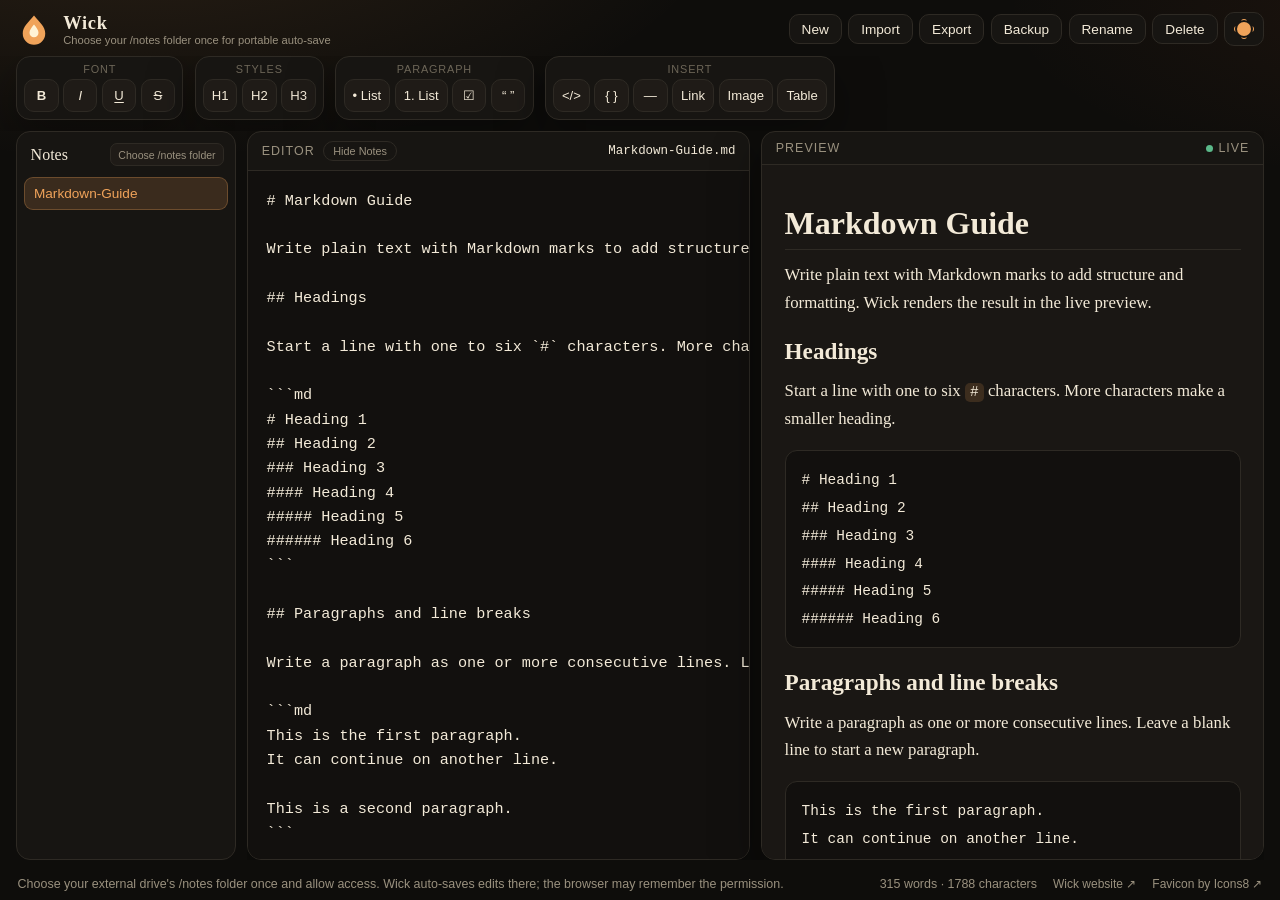
<file: app/index.html>
<!DOCTYPE html>
<html lang="en" data-theme="dark">
  <head>
    <meta charset="UTF-8" />
    <meta name="viewport" content="width=device-width, initial-scale=1" />
    <title>Wick</title>
    <meta
      name="description"
      content="Wick is a portable Markdown editor that auto-saves notes to a folder you choose."
    />
    <link rel="icon" type="image/x-icon" href="../favicon.ico" />
    <link rel="stylesheet" href="css/app.css" />
  </head>
  <body>
    <div class="splash" id="splash" aria-hidden="true">
      <svg class="splash-flame" viewBox="0 0 64 64" aria-hidden="true">
        <path class="flame-outer" d="M32 6c9 11 18 18 18 30a18 18 0 1 1-36 0C14 24 23 17 32 6z" />
        <path class="flame-inner" d="M32 22c4.5 5.5 8 9 8 14a8 8 0 1 1-16 0c0-5 3.5-8.5 8-14z" />
      </svg>
      <p class="splash-name">Wick</p>
      <p class="splash-tag">Markdown that travels with you</p>
    </div>

    <div class="app" id="app">
      <header class="topbar">
        <div class="brand">
          <svg class="logo" viewBox="0 0 32 32" aria-hidden="true">
            <path class="flame-outer" d="M16 4c5 6 10 10 10 16a10 10 0 1 1-20 0C6 14 11 10 16 4z" />
            <path class="flame-inner" d="M16 12c2.4 3 4 5 4 7.4A4 4 0 1 1 12 19.4C12 17 13.6 15 16 12z" />
          </svg>
          <div class="brand-copy">
            <strong>Wick</strong>
            <span id="drive-path" class="drive-path">Choose your /notes folder once to enable portable auto-save</span>
          </div>
        </div>

        <div class="top-actions">
          <button type="button" class="ghost" id="new-btn" title="New note">New</button>
          <button type="button" class="ghost" id="import-btn" title="Import Markdown notes or a Wick backup">Import</button>
          <button type="button" class="ghost" id="export-btn" title="Download the current note">Export</button>
          <button type="button" class="ghost" id="backup-btn" title="Download all notes as a backup">Backup</button>
          <button type="button" class="ghost" id="rename-btn" title="Rename note">Rename</button>
          <button type="button" class="ghost danger" id="delete-btn" title="Delete note">Delete</button>
          <input id="import-input" type="file" accept=".md,.markdown,.txt,.json,application/json,text/markdown,text/plain" multiple hidden />
          <button
            type="button"
            class="theme-btn"
            id="theme-btn"
            title="Switch theme"
            aria-label="Switch between dark and light mode"
          >
            <span class="sun" aria-hidden="true"></span>
            <span class="moon" aria-hidden="true"></span>
          </button>
        </div>
      </header>

      <aside class="browser-alert" id="browser-alert" role="alert" hidden>
        <p><strong>This browser isn't Chromium-based or doesn't support folder access.</strong> Wick can't auto-save directly to <code>/notes</code> here. Use Import/Export, or open Wick in a supported Chromium-based browser.</p>
        <button type="button" id="dismiss-browser-alert" aria-label="Dismiss browser compatibility notice" title="Dismiss">×</button>
      </aside>

      <div class="ribbon" role="toolbar" aria-label="Markdown formatting">
        <div class="ribbon-group">
          <span class="ribbon-label">Font</span>
          <div class="ribbon-btns">
            <button type="button" class="fmt" data-cmd="bold" title="Bold (Ctrl/Cmd+B)" aria-label="Bold"><strong>B</strong></button>
            <button type="button" class="fmt" data-cmd="italic" title="Italic (Ctrl/Cmd+I)" aria-label="Italic"><em>I</em></button>
            <button type="button" class="fmt" data-cmd="underline" title="Underline (Ctrl/Cmd+U)" aria-label="Underline"><span class="u">U</span></button>
            <button type="button" class="fmt" data-cmd="strike" title="Strikethrough" aria-label="Strikethrough"><s>S</s></button>
          </div>
        </div>
        <div class="ribbon-group">
          <span class="ribbon-label">Styles</span>
          <div class="ribbon-btns">
            <button type="button" class="fmt" data-cmd="h1" title="Heading 1" aria-label="Heading 1">H1</button>
            <button type="button" class="fmt" data-cmd="h2" title="Heading 2" aria-label="Heading 2">H2</button>
            <button type="button" class="fmt" data-cmd="h3" title="Sub-heading" aria-label="Sub-heading">H3</button>
          </div>
        </div>
        <div class="ribbon-group">
          <span class="ribbon-label">Paragraph</span>
          <div class="ribbon-btns">
            <button type="button" class="fmt" data-cmd="ul" title="Bulleted list" aria-label="Bulleted list">• List</button>
            <button type="button" class="fmt" data-cmd="ol" title="Numbered list" aria-label="Numbered list">1. List</button>
            <button type="button" class="fmt" data-cmd="task" title="Checklist" aria-label="Checklist">☑</button>
            <button type="button" class="fmt" data-cmd="quote" title="Quote" aria-label="Quote">“ ”</button>
          </div>
        </div>
        <div class="ribbon-group">
          <span class="ribbon-label">Insert</span>
          <div class="ribbon-btns">
            <button type="button" class="fmt" data-cmd="code" title="Inline code" aria-label="Inline code">&lt;/&gt;</button>
            <button type="button" class="fmt" data-cmd="codeblock" title="Code block" aria-label="Code block">{ }</button>
            <button type="button" class="fmt" data-cmd="hr" title="Line separator" aria-label="Line separator">―</button>
            <button type="button" class="fmt" data-cmd="link" title="Link (Ctrl/Cmd+K)" aria-label="Link">Link</button>
            <button type="button" class="fmt" data-cmd="image" title="Image" aria-label="Image">Image</button>
            <button type="button" class="fmt" data-cmd="table" title="Table" aria-label="Table">Table</button>
          </div>
        </div>
      </div>

      <div class="shell">
        <aside class="files" id="notes-panel" aria-label="Notes">
          <div class="files-head">
            <span>Notes</span>
            <button type="button" class="folder-btn" id="connect-folder-btn" title="Choose the /notes folder on your external drive. Wick will auto-save there after permission is granted.">Choose /notes folder</button>
          </div>
          <ul class="file-list" id="file-list"></ul>
        </aside>

        <div class="workspace" id="workspace">
          <section class="pane editor-pane" aria-label="Markdown editor">
            <div class="pane-head">
              <div class="editor-heading">
                <span>Editor</span>
                <button type="button" class="pane-toggle" id="notes-toggle" aria-controls="notes-panel" aria-expanded="true">Hide Notes</button>
              </div>
              <span class="filename" id="filename">untitled.md</span>
            </div>
            <div class="editor-scroll">
              <textarea
                id="editor"
                spellcheck="true"
                autocapitalize="off"
                autocomplete="off"
                autocorrect="off"
                wrap="off"
                aria-label="Markdown source"
              ></textarea>
            </div>
          </section>

          <section class="pane preview-pane" aria-label="Live preview">
            <div class="pane-head">
              <span>Preview</span>
              <span class="live-dot" title="Updates as you type">live</span>
            </div>
            <div class="preview-scroll">
              <article class="preview" id="preview"></article>
            </div>
          </section>
        </div>
      </div>

      <footer class="status">
        <p id="status" aria-live="polite">Ready</p>
        <p id="counts"></p>
        <a class="site-link" href="../docs/index.html">Wick website <span aria-hidden="true">↗</span></a>
        <a class="site-link" href="https://icons8.com" target="_blank" rel="noopener noreferrer">Favicon by Icons8 <span aria-hidden="true">↗</span></a>
      </footer>
    </div>

    <script type="text/plain" id="default-markdown-guide">
# Markdown Guide

Write plain text with Markdown marks to add structure and formatting. Wick renders the result in the live preview.

## Headings

Start a line with one to six `#` characters. More characters make a smaller heading.

```md
# Heading 1
## Heading 2
### Heading 3
#### Heading 4
##### Heading 5
###### Heading 6
```

## Paragraphs and line breaks

Write a paragraph as one or more consecutive lines. Leave a blank line to start a new paragraph.

```md
This is the first paragraph.
It can continue on another line.

This is a second paragraph.
```

## Emphasis

```md
*italic*
**bold**
***bold and italic***
~~strikethrough~~
==highlight==
`inline code`
<u>underline</u>
```

## Lists

Use `-`, `*`, or `+` for bullets. Start ordered items with a number and a period.

```md
- First bullet
- Second bullet

1. First step
2. Second step
```

For task lists, use `[ ]` for an unchecked item and `[x]` for a checked item.

```md
- [ ] To do
- [x] Done
```

## Block quotes

Start a line with `>` to make a quote.

```md
> This is a quoted passage.
> A quote can continue on another line.
```

## Links and images

Put the link text in square brackets and the address in parentheses.

```md
[Visit example.com](https://example.com)
![Description of image](picture.png)
```

## Code blocks

Start a line with three backtick characters, optionally followed by a language label such as `js`. Put another line of three backtick characters after the code to close the block.

## Horizontal rules

Put three or more hyphens, asterisks, or underscores on a line by themselves.

```md
---
```

## Tables

Separate cells with `|`. The row of hyphens separates the headings from the table contents.

```md
| Syntax | Meaning |
| --- | --- |
| `#` | Heading |
| `**text**` | Bold text |
```
    </script>
    <script src="js/markdown.js"></script>
    <script src="js/app.js"></script>
  </body>
</html>
</file>
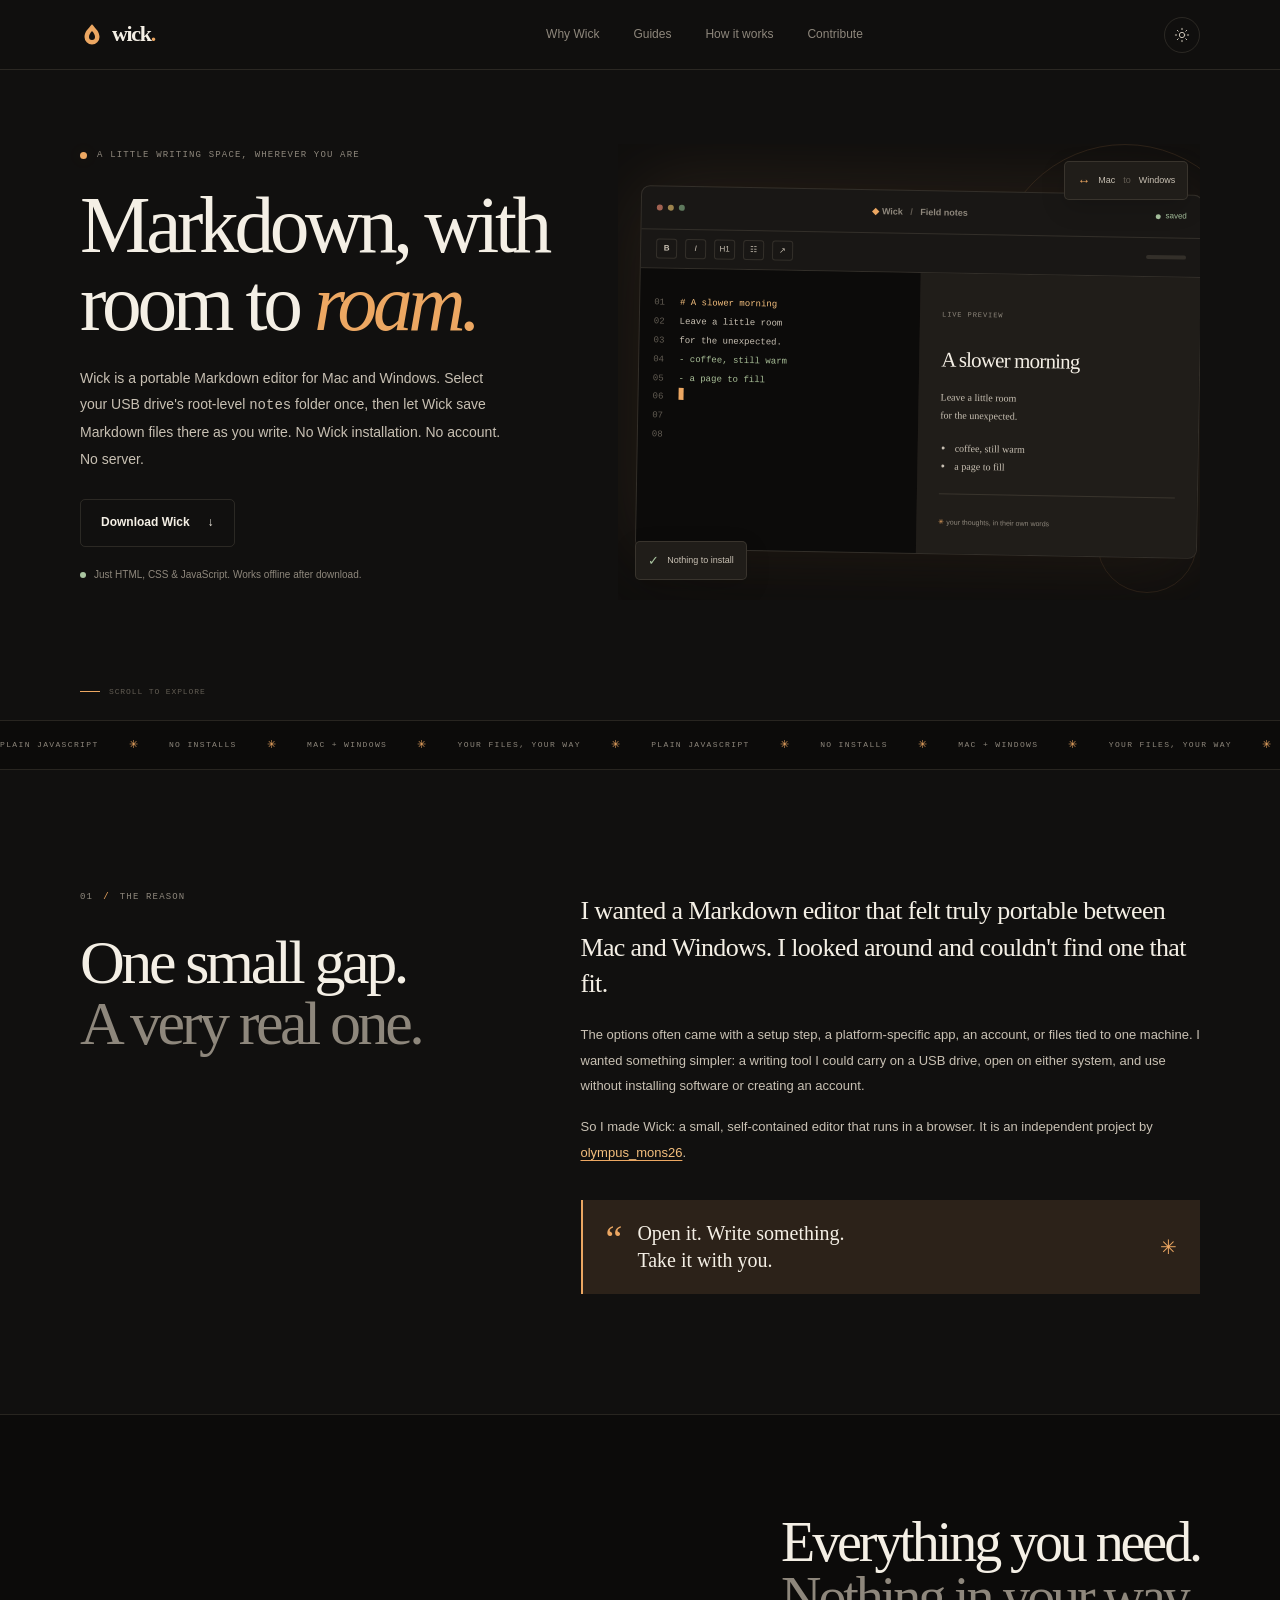
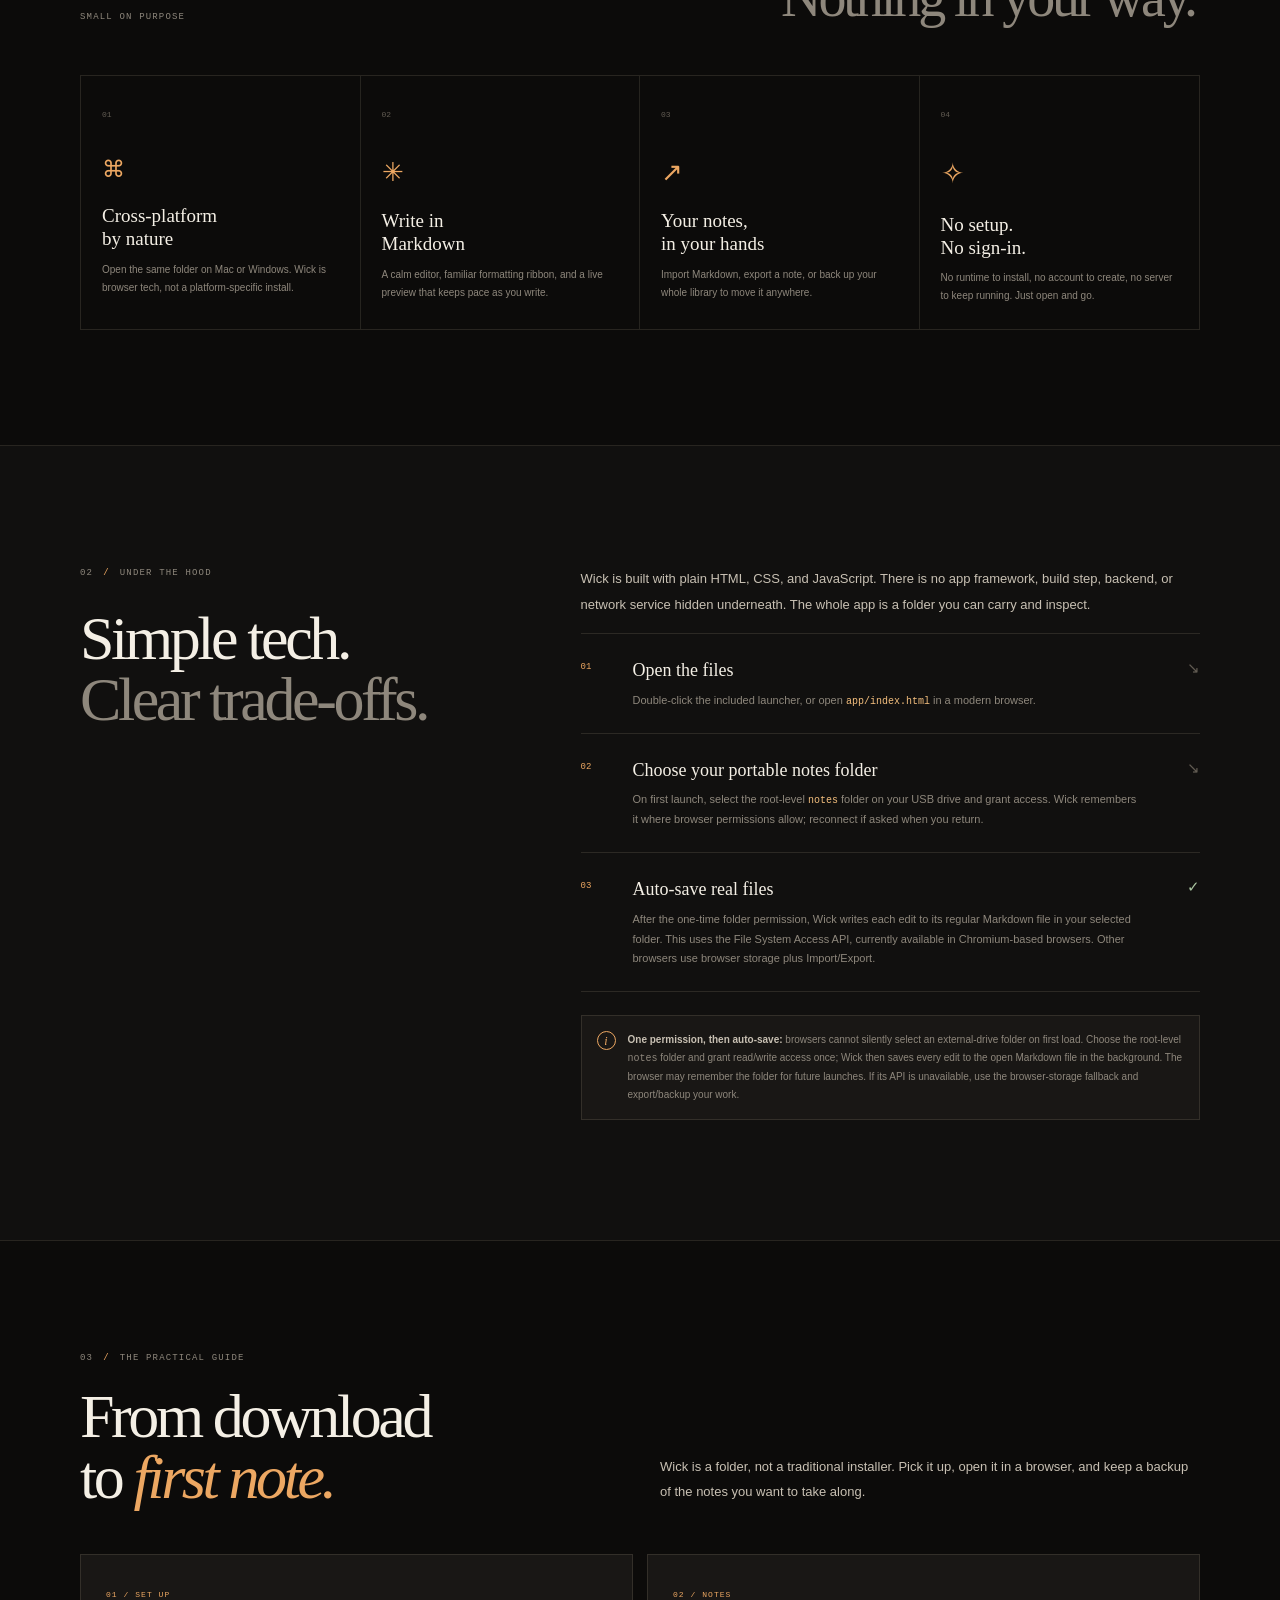
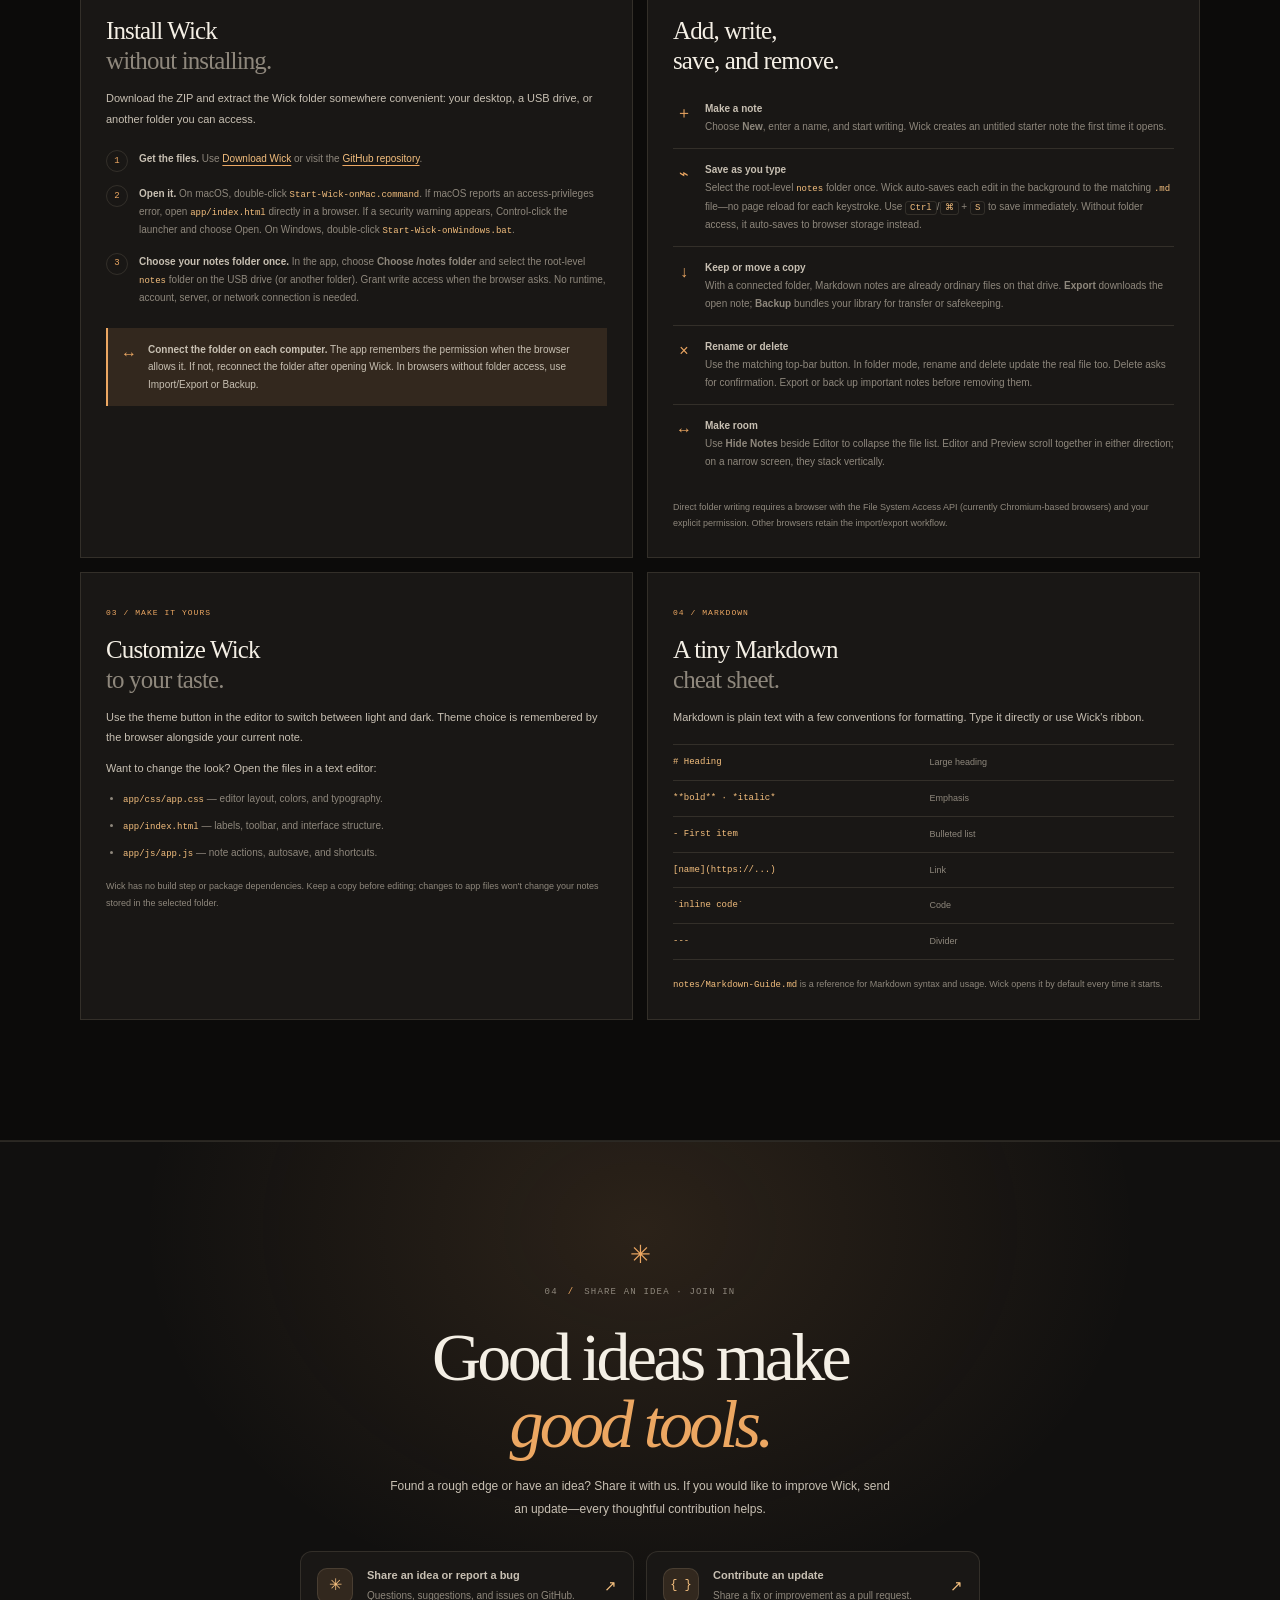
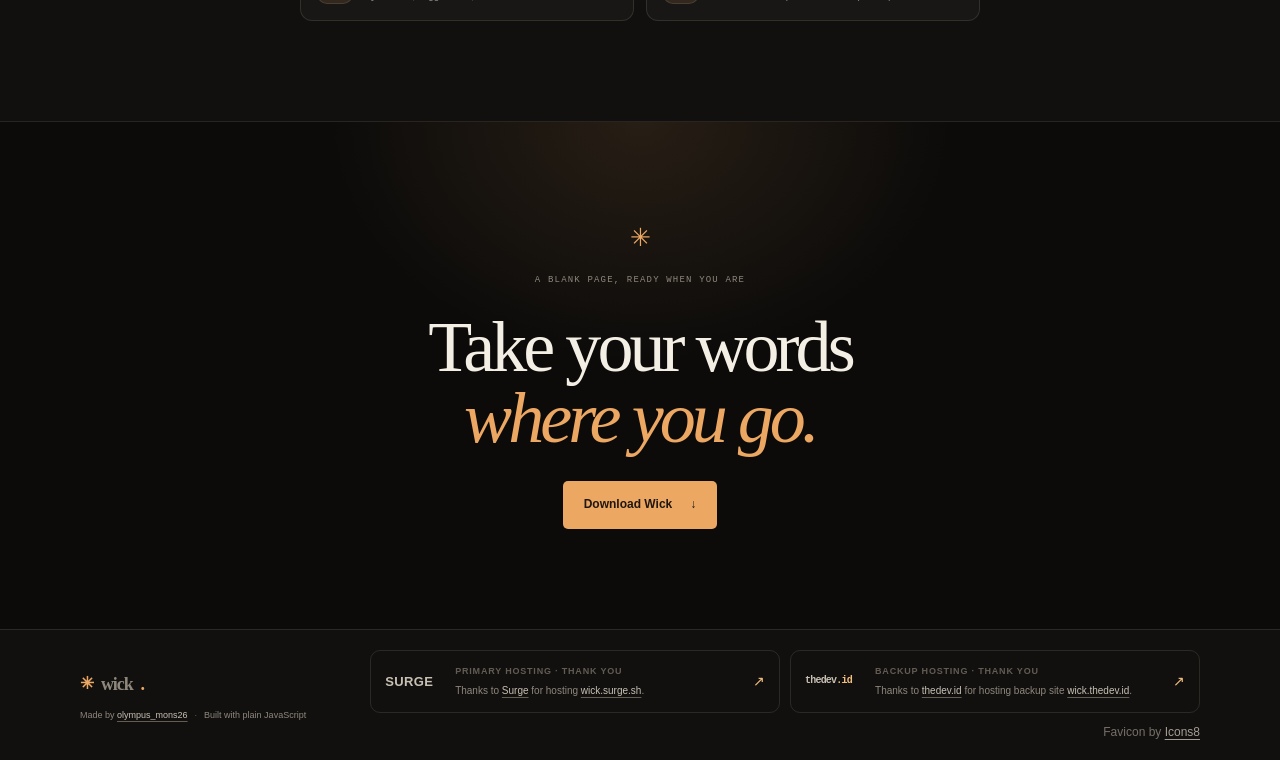
<file: docs/index.html>
<!doctype html>
<html lang="en" data-theme="dark">
  <head>
    <meta charset="utf-8">
    <meta name="viewport" content="width=device-width, initial-scale=1">
    <meta name="theme-color" content="#11100f">
    <link rel="icon" type="image/x-icon" href="../favicon.ico">
    <meta
      name="description"
      content="Meet Wick: a portable, cross-platform Markdown editor made with plain JavaScript. No installs, accounts, or servers required."
    >
    <title>Wick — Markdown that travels</title>
    <link rel="stylesheet" href="site.css">
    <script src="site.js" defer></script>
  </head>
  <body>
    <a class="skip-link" href="#main">Skip to content</a>
    <div class="cursor-glow" id="cursor-glow" aria-hidden="true"></div>
    <header class="site-header">
      <a class="wordmark" href="#" aria-label="Wick home">
        <svg class="flame" viewBox="0 0 32 32" aria-hidden="true">
          <path d="M16 3c5 6 10 10 10 17a10 10 0 1 1-20 0C6 13 11 9 16 3Z" />
          <path class="flame-core" d="M16 12c2.5 3 4 5 4 8a4 4 0 1 1-8 0c0-3 1.5-5 4-8Z" />
        </svg>
        <span>wick<span class="wordmark-period">.</span></span>
      </a>
      <nav class="nav-links" aria-label="Main navigation">
        <a href="#why-wick">Why Wick</a>
        <a href="#getting-started">Guides</a>
        <a href="#under-the-hood">How it works</a>
        <a href="#contribute">Contribute</a>
      </nav>
      <div class="header-actions">
        <button class="theme-toggle" id="theme-toggle" type="button" aria-label="Switch to light mode" title="Switch theme">
          <svg class="theme-sun" viewBox="0 0 24 24" aria-hidden="true"><circle cx="12" cy="12" r="4" /><path d="M12 2v2m0 16v2M4.93 4.93l1.42 1.42m11.3 11.3 1.42 1.42M2 12h2m16 0h2M4.93 19.07l1.42-1.42m11.3-11.3 1.42-1.42" /></svg>
          <svg class="theme-moon" viewBox="0 0 24 24" aria-hidden="true"><path d="M20.2 15.3A8.5 8.5 0 0 1 8.7 3.8 8.5 8.5 0 1 0 20.2 15.3Z" /></svg>
        </button>
      </div>
    </header>

    <main id="main">
      <section class="hero section-wrap">
        <div class="hero-copy">
          <p class="eyebrow"><span class="eyebrow-mark"></span> A little writing space, wherever you are</p>
          <h1>Markdown, with<br>room to <span class="accent-text">roam.</span></h1>
          <p class="hero-intro">
            Wick is a portable Markdown editor for Mac and Windows. Select your USB drive's
            root-level <code>notes</code> folder once, then let Wick save Markdown files there as you write.
            No Wick installation. No account. No server.
          </p>
          <div class="hero-actions">
            <a class="button button-secondary" href="https://github.com/olympus-mons26/wick/archive/refs/heads/main.zip">Download Wick <span aria-hidden="true">↓</span></a>
          </div>
          <p class="micro-note"><span class="status-dot"></span> Just HTML, CSS &amp; JavaScript. Works offline after download.</p>
        </div>

        <div class="editor-art" aria-label="Illustration of Wick's Markdown editor and live preview">
          <div class="art-window">
            <div class="window-bar">
              <div class="window-dots" aria-hidden="true"><i></i><i></i><i></i></div>
              <span class="window-title"><span class="tiny-flame">◆</span> Wick <span class="window-divider">/</span> Field notes</span>
              <span class="window-saved"><span></span> saved</span>
            </div>
            <div class="art-toolbar" aria-hidden="true"><span><b>B</b></span><span><i>I</i></span><span>H1</span><span>☷</span><span>↗</span><span class="toolbar-fade"></span></div>
            <div class="art-panes">
              <div class="art-editor" aria-hidden="true">
                <div class="line-number">01<br>02<br>03<br>04<br>05<br>06<br>07<br>08</div>
                <div class="code-lines">
                  <span class="code-heading"># A slower morning</span>
                  <span></span>
                  <span>Leave a little room</span>
                  <span>for the unexpected.</span>
                  <span></span>
                  <span class="code-list">- coffee, still warm</span>
                  <span class="code-list">- a page to fill</span>
                  <span class="code-cursor"></span>
                </div>
              </div>
              <div class="art-preview">
                <span class="preview-label">LIVE PREVIEW</span>
                <h2>A slower morning</h2>
                <p>Leave a little room<br>for the unexpected.</p>
                <ul><li>coffee, still warm</li><li>a page to fill</li></ul>
                <div class="preview-rule"></div>
                <span class="preview-foot"><span class="mini-flame">✳</span> your thoughts, in their own words</span>
              </div>
            </div>
          </div>
          <div class="art-note note-top"><span class="note-icon">↔</span> Mac <span class="note-separator">to</span> Windows</div>
          <div class="art-note note-bottom"><span class="note-icon note-check">✓</span> Nothing to install</div>
          <div class="art-orbit orbit-one"></div>
          <div class="art-orbit orbit-two"></div>
        </div>
        <a class="scroll-cue" href="#why-wick"><span></span> SCROLL TO EXPLORE</a>
      </section>

      <section class="ticker" aria-label="Wick highlights">
        <div class="ticker-track">
          <span>PLAIN JAVASCRIPT</span><i>✳</i><span>NO INSTALLS</span><i>✳</i><span>MAC + WINDOWS</span><i>✳</i><span>YOUR FILES, YOUR WAY</span><i>✳</i>
          <span aria-hidden="true">PLAIN JAVASCRIPT</span><i aria-hidden="true">✳</i><span aria-hidden="true">NO INSTALLS</span><i aria-hidden="true">✳</i><span aria-hidden="true">MAC + WINDOWS</span><i aria-hidden="true">✳</i><span aria-hidden="true">YOUR FILES, YOUR WAY</span><i aria-hidden="true">✳</i>
        </div>
      </section>

      <section class="why-section section-wrap" id="why-wick">
        <div class="section-heading">
          <p class="eyebrow">01 <span class="heading-slash">/</span> THE REASON</p>
          <h2>One small gap.<br><span class="muted-heading">A very real one.</span></h2>
        </div>
        <div class="why-content">
          <p class="why-lead">
            I wanted a Markdown editor that felt truly portable between Mac and Windows.
            I looked around and couldn't find one that fit.
          </p>
          <p class="body-copy">
            The options often came with a setup step, a platform-specific app, an account, or files
            tied to one machine. I wanted something simpler: a writing tool I could carry on a USB
            drive, open on either system, and use without installing software or creating an account.
          </p>
          <p class="body-copy">
            So I made Wick: a small, self-contained editor that runs in a browser. It is an
            independent project by <a class="text-link" href="https://github.com/olympus-mons26/wick" target="_blank" rel="noopener noreferrer">olympus_mons26</a>.
          </p>
          <div class="pull-quote"><span>“</span><p>Open it. Write something.<br>Take it with you.</p><span class="quote-flame">✳</span></div>
        </div>
      </section>

      <section class="features-section">
        <div class="section-wrap">
          <div class="features-intro">
            <p class="eyebrow">SMALL ON PURPOSE</p>
            <h2>Everything you need.<br><span class="muted-heading">Nothing in your way.</span></h2>
          </div>
          <div class="feature-grid">
            <article class="feature-card">
              <span class="feature-number">01</span>
              <span class="feature-icon icon-cross" aria-hidden="true">⌘</span>
              <h3>Cross-platform<br>by nature</h3>
              <p>Open the same folder on Mac or Windows. Wick is browser tech, not a platform-specific install.</p>
            </article>
            <article class="feature-card">
              <span class="feature-number">02</span>
              <span class="feature-icon icon-pen" aria-hidden="true">✳</span>
              <h3>Write in<br>Markdown</h3>
              <p>A calm editor, familiar formatting ribbon, and a live preview that keeps pace as you write.</p>
            </article>
            <article class="feature-card">
              <span class="feature-number">03</span>
              <span class="feature-icon icon-box" aria-hidden="true">↗</span>
              <h3>Your notes,<br>in your hands</h3>
              <p>Import Markdown, export a note, or back up your whole library to move it anywhere.</p>
            </article>
            <article class="feature-card">
              <span class="feature-number">04</span>
              <span class="feature-icon icon-spark" aria-hidden="true">✧</span>
              <h3>No setup.<br>No sign-in.</h3>
              <p>No runtime to install, no account to create, no server to keep running. Just open and go.</p>
            </article>
          </div>
        </div>
      </section>

      <section class="under-hood section-wrap" id="under-the-hood">
        <div class="section-heading">
          <p class="eyebrow">02 <span class="heading-slash">/</span> UNDER THE HOOD</p>
          <h2>Simple tech.<br><span class="muted-heading">Clear trade-offs.</span></h2>
        </div>
        <div class="hood-content">
          <p class="body-copy hood-lead">
            Wick is built with plain HTML, CSS, and JavaScript. There is no app framework, build
            step, backend, or network service hidden underneath. The whole app is a folder you can
            carry and inspect.
          </p>
          <div class="flow">
            <article class="flow-step">
              <span class="flow-index">01</span>
              <div><h3>Open the files</h3><p>Double-click the included launcher, or open <code>app/index.html</code> in a modern browser.</p></div>
              <span class="flow-arrow" aria-hidden="true">↘</span>
            </article>
            <article class="flow-step">
              <span class="flow-index">02</span>
              <div><h3>Choose your portable notes folder</h3><p>On first launch, select the root-level <code>notes</code> folder on your USB drive and grant access. Wick remembers it where browser permissions allow; reconnect if asked when you return.</p></div>
              <span class="flow-arrow" aria-hidden="true">↘</span>
            </article>
            <article class="flow-step">
              <span class="flow-index">03</span>
              <div><h3>Auto-save real files</h3><p>After the one-time folder permission, Wick writes each edit to its regular Markdown file in your selected folder. This uses the File System Access API, currently available in Chromium-based browsers. Other browsers use browser storage plus Import/Export.</p></div>
              <span class="flow-arrow" aria-hidden="true">✓</span>
            </article>
          </div>
          <aside class="honesty-note">
            <span class="honesty-mark">i</span>
            <p><strong>One permission, then auto-save:</strong> browsers cannot silently select an external-drive folder on first load. Choose the root-level <code>notes</code> folder and grant read/write access once; Wick then saves every edit to the open Markdown file in the background. The browser may remember the folder for future launches. If its API is unavailable, use the browser-storage fallback and export/backup your work.</p>
          </aside>
        </div>
      </section>

      <section class="guides-section" id="getting-started">
        <div class="section-wrap">
          <div class="guides-heading">
            <p class="eyebrow">03 <span class="heading-slash">/</span> THE PRACTICAL GUIDE</p>
            <h2>From download<br>to <span class="accent-text">first note.</span></h2>
            <p class="body-copy">Wick is a folder, not a traditional installer. Pick it up, open it in a browser, and keep a backup of the notes you want to take along.</p>
          </div>

          <div class="guide-grid">
            <article class="guide-card guide-install" id="install">
              <span class="guide-tag">01 / SET UP</span>
              <h3>Install Wick<br><span class="muted-heading">without installing.</span></h3>
              <p>Download the ZIP and extract the Wick folder somewhere convenient: your desktop, a USB drive, or another folder you can access.</p>
              <ol class="guide-list">
                <li><span>1</span><p><strong>Get the files.</strong> Use <a href="https://github.com/olympus-mons26/wick/archive/refs/heads/main.zip">Download Wick</a> or visit the <a href="https://github.com/olympus-mons26/wick" target="_blank" rel="noopener noreferrer">GitHub repository</a>.</p></li>
                <li><span>2</span><p><strong>Open it.</strong> On macOS, double-click <code>Start-Wick-onMac.command</code>. If macOS reports an access-privileges error, open <code>app/index.html</code> directly in a browser. If a security warning appears, Control-click the launcher and choose Open. On Windows, double-click <code>Start-Wick-onWindows.bat</code>.</p></li>
                <li><span>3</span><p><strong>Choose your notes folder once.</strong> In the app, choose <b>Choose /notes folder</b> and select the root-level <code>notes</code> folder on the USB drive (or another folder). Grant write access when the browser asks. No runtime, account, server, or network connection is needed.</p></li>
              </ol>
              <div class="guide-callout"><span aria-hidden="true">↔</span><p><strong>Connect the folder on each computer.</strong> The app remembers the permission when the browser allows it. If not, reconnect the folder after opening Wick. In browsers without folder access, use Import/Export or Backup.</p></div>
            </article>

            <article class="guide-card" id="notes-guide">
              <span class="guide-tag">02 / NOTES</span>
              <h3>Add, write,<br>save, and remove.</h3>
              <div class="guide-detail"><span class="detail-icon">＋</span><p><strong>Make a note</strong><br>Choose <b>New</b>, enter a name, and start writing. Wick creates an untitled starter note the first time it opens.</p></div>
              <div class="guide-detail"><span class="detail-icon">⌁</span><p><strong>Save as you type</strong><br>Select the root-level <code>notes</code> folder once. Wick auto-saves each edit in the background to the matching <code>.md</code> file—no page reload for each keystroke. Use <kbd>Ctrl</kbd>/<kbd>⌘</kbd> + <kbd>S</kbd> to save immediately. Without folder access, it auto-saves to browser storage instead.</p></div>
              <div class="guide-detail"><span class="detail-icon">↓</span><p><strong>Keep or move a copy</strong><br>With a connected folder, Markdown notes are already ordinary files on that drive. <b>Export</b> downloads the open note; <b>Backup</b> bundles your library for transfer or safekeeping.</p></div>
              <div class="guide-detail"><span class="detail-icon">×</span><p><strong>Rename or delete</strong><br>Use the matching top-bar button. In folder mode, rename and delete update the real file too. Delete asks for confirmation. Export or back up important notes before removing them.</p></div>
              <div class="guide-detail"><span class="detail-icon">↔</span><p><strong>Make room</strong><br>Use <b>Hide Notes</b> beside Editor to collapse the file list. Editor and Preview scroll together in either direction; on a narrow screen, they stack vertically.</p></div>
              <p class="guide-footnote">Direct folder writing requires a browser with the File System Access API (currently Chromium-based browsers) and your explicit permission. Other browsers retain the import/export workflow.</p>
            </article>

            <article class="guide-card" id="customize-guide">
              <span class="guide-tag">03 / MAKE IT YOURS</span>
              <h3>Customize Wick<br><span class="muted-heading">to your taste.</span></h3>
              <p>Use the theme button in the editor to switch between light and dark. Theme choice is remembered by the browser alongside your current note.</p>
              <p>Want to change the look? Open the files in a text editor:</p>
              <ul class="customize-list">
                <li><code>app/css/app.css</code> — editor layout, colors, and typography.</li>
                <li><code>app/index.html</code> — labels, toolbar, and interface structure.</li>
                <li><code>app/js/app.js</code> — note actions, autosave, and shortcuts.</li>
              </ul>
              <p class="guide-footnote">Wick has no build step or package dependencies. Keep a copy before editing; changes to app files won't change your notes stored in the selected folder.</p>
            </article>

            <article class="guide-card guide-markdown" id="markdown-guide">
              <span class="guide-tag">04 / MARKDOWN</span>
              <h3>A tiny Markdown<br><span class="muted-heading">cheat sheet.</span></h3>
              <p>Markdown is plain text with a few conventions for formatting. Type it directly or use Wick's ribbon.</p>
              <div class="markdown-examples">
                <div><code># Heading</code><span>Large heading</span></div>
                <div><code>**bold** · *italic*</code><span>Emphasis</span></div>
                <div><code>- First item</code><span>Bulleted list</span></div>
                <div><code>[name](https://...)</code><span>Link</span></div>
                <div><code>`inline code`</code><span>Code</span></div>
                <div><code>---</code><span>Divider</span></div>
              </div>
              <p class="guide-footnote"><code>notes/Markdown-Guide.md</code> is a reference for Markdown syntax and usage. Wick opens it by default every time it starts.</p>
            </article>
          </div>
        </div>
      </section>

      <section class="contribute-section" id="contribute">
        <div class="contribute-inner">
          <span class="closing-flame" aria-hidden="true">✳</span>
          <p class="eyebrow">04 <span class="heading-slash">/</span> SHARE AN IDEA · JOIN IN</p>
          <h2>Good ideas make<br><span class="accent-text">good tools.</span></h2>
          <p>Found a rough edge or have an idea? Share it with us. If you would like to improve Wick, send an update—every thoughtful contribution helps.</p>
          <div class="contribute-actions">
            <a class="contribute-card" href="https://github.com/olympus-mons26/wick/issues" target="_blank" rel="noopener noreferrer">
              <span class="contribute-card-icon" aria-hidden="true">✳</span>
              <span class="contribute-card-copy"><strong>Share an idea or report a bug</strong><span>Questions, suggestions, and issues on GitHub.</span></span>
              <span class="contribute-card-arrow" aria-hidden="true">↗</span>
            </a>
            <a class="contribute-card contribute-card-update" href="https://github.com/olympus-mons26/wick/pulls" target="_blank" rel="noopener noreferrer">
              <span class="contribute-card-icon" aria-hidden="true">{ }</span>
              <span class="contribute-card-copy"><strong>Contribute an update</strong><span>Share a fix or improvement as a pull request.</span></span>
              <span class="contribute-card-arrow" aria-hidden="true">↗</span>
            </a>
          </div>
        </div>
      </section>

      <section class="closing-section">
        <div class="closing-glow"></div>
        <div class="closing-content">
          <span class="closing-flame" aria-hidden="true">✳</span>
          <p class="eyebrow">A BLANK PAGE, READY WHEN YOU ARE</p>
          <h2>Take your words<br><span class="accent-text">where you go.</span></h2>
          <a class="button button-primary" href="https://github.com/olympus-mons26/wick/archive/refs/heads/main.zip">Download Wick <span aria-hidden="true">↓</span></a>
        </div>
      </section>
    </main>

    <footer class="site-footer">
      <div class="footer-about">
        <a class="footer-brand" href="#" aria-label="Wick home"><span class="tiny-flame">✳</span> wick<span class="wordmark-period">.</span></a>
        <p class="footer-credit">Made by <a href="https://github.com/olympus-mons26/wick" target="_blank" rel="noopener noreferrer">olympus_mons26</a><span class="footer-dot">·</span>Built with plain JavaScript</p>
      </div>
      <div class="footer-hosting" aria-label="Hosting credits">
        <article class="hosting-card hosting-card-primary">
          <div class="hosting-wordmark hosting-wordmark-surge" aria-hidden="true">surge</div>
          <div class="hosting-copy">
            <span class="hosting-label">Primary hosting · Thank you</span>
            <p>Thanks to <a href="https://surge.sh" target="_blank" rel="noopener noreferrer">Surge</a> for hosting <a href="https://wick.surge.sh" target="_blank" rel="noopener noreferrer">wick.surge.sh</a>.</p>
          </div>
          <a class="hosting-arrow" href="https://wick.surge.sh" target="_blank" rel="noopener noreferrer" aria-label="Visit Wick's primary website">↗</a>
        </article>
        <article class="hosting-card hosting-card-backup">
          <div class="hosting-wordmark hosting-wordmark-thedev" aria-hidden="true">thedev<span>.id</span></div>
          <div class="hosting-copy">
            <span class="hosting-label">Backup hosting · Thank you</span>
            <p>Thanks to <a href="https://thedev.id" target="_blank" rel="noopener noreferrer">thedev.id</a> for hosting backup site <a href="https://wick.thedev.id" target="_blank" rel="noopener noreferrer">wick.thedev.id</a>.</p>
          </div>
          <a class="hosting-arrow" href="https://wick.thedev.id" target="_blank" rel="noopener noreferrer" aria-label="Visit Wick's backup website">↗</a>
        </article>
        <p class="favicon-credit">Favicon by <a href="https://icons8.com" target="_blank" rel="noopener noreferrer">Icons8</a></p>
      </div>
    </footer>
  </body>
</html>
</file>
<file: app/css/app.css>
:root {
  --bg: #0e0d0b;
  --panel: #171512;
  --panel-2: #1f1b17;
  --ink: #f3ead8;
  --muted: #9a917f;
  --faint: #6d6658;
  --accent: #f0a35a;
  --accent-soft: rgba(240, 163, 90, 0.16);
  --danger: #e07a5f;
  --line: #2e2a24;
  --editor: #12100e;
  --preview: #1a1714;
  --shadow: 0 18px 50px rgba(0, 0, 0, 0.35);
  --radius: 14px;
  --font-ui: "Iowan Old Style", "Palatino Linotype", Palatino, "Book Antiqua", Georgia, serif;
  --font-sans: -apple-system, BlinkMacSystemFont, "Segoe UI", sans-serif;
  --font-mono: ui-monospace, "SF Mono", "Cascadia Mono", Consolas, "Liberation Mono", monospace;
  color-scheme: dark;
}

html[data-theme="light"] {
  --bg: #e9dfc8;
  --panel: #f7f0e2;
  --panel-2: #fff8ec;
  --ink: #1f1a14;
  --muted: #6f6758;
  --faint: #8a8170;
  --accent: #c45c26;
  --accent-soft: rgba(196, 92, 38, 0.12);
  --danger: #b42318;
  --line: #d7cbb3;
  --editor: #fffaf1;
  --preview: #fbf6ea;
  --shadow: 0 18px 40px rgba(80, 50, 20, 0.12);
  color-scheme: light;
}

* {
  box-sizing: border-box;
}

html,
body {
  height: 100%;
  margin: 0;
}

body {
  font-family: var(--font-sans);
  background:
    radial-gradient(1200px 500px at 10% -10%, rgba(240, 163, 90, 0.12), transparent 50%),
    radial-gradient(900px 400px at 110% 0%, rgba(196, 92, 38, 0.08), transparent 45%),
    var(--bg);
  color: var(--ink);
  overflow: hidden;
  transition: background 0.45s ease, color 0.45s ease;
}

.app {
  display: flex;
  flex-direction: column;
  height: 100%;
  animation: rise 0.7s cubic-bezier(0.16, 1, 0.3, 1) both;
}

@keyframes rise {
  from {
    opacity: 0;
    transform: translateY(16px) scale(0.985);
  }
  to {
    opacity: 1;
    transform: none;
  }
}

.splash {
  position: fixed;
  inset: 0;
  z-index: 20;
  display: grid;
  place-content: center;
  justify-items: center;
  gap: 0.35rem;
  background: var(--bg);
  animation: splash-out 0.7s ease 0.85s forwards;
  pointer-events: none;
}

.splash-name {
  font-family: var(--font-ui);
  font-size: 2rem;
  margin: 0.4rem 0 0;
  letter-spacing: 0.08em;
}

.splash-tag {
  margin: 0;
  color: var(--muted);
  font-size: 0.92rem;
}

@keyframes splash-out {
  to {
    opacity: 0;
    visibility: hidden;
  }
}

.splash-flame,
.logo {
  width: 36px;
  height: 36px;
}

.splash-flame {
  width: 72px;
  height: 72px;
  animation: flicker 1.6s ease-in-out infinite;
}

.flame-outer {
  fill: var(--accent);
}

.flame-inner {
  fill: #fff3d6;
}

html[data-theme="light"] .flame-inner {
  fill: #fff7e6;
}

@keyframes flicker {
  0%,
  100% {
    transform: scale(1) rotate(-1deg);
    filter: brightness(1);
  }
  40% {
    transform: scale(1.06) rotate(1.5deg);
    filter: brightness(1.12);
  }
  70% {
    transform: scale(0.97) rotate(-0.5deg);
    filter: brightness(0.95);
  }
}

.topbar {
  display: grid;
  grid-template-columns: minmax(0, 1fr) auto;
  align-items: center;
  gap: 1rem;
  padding: 0.7rem 1rem 0.55rem;
}

.brand {
  display: flex;
  align-items: center;
  gap: 0.7rem;
  min-width: 0;
}

.logo {
  animation: flicker 2.4s ease-in-out infinite;
}

.brand-copy {
  display: flex;
  flex-direction: column;
  min-width: 0;
}

.brand-copy strong {
  font-family: var(--font-ui);
  font-size: 1.15rem;
  letter-spacing: 0.04em;
}

.browser-alert {
  display: flex;
  align-items: flex-start;
  gap: 1rem;
  margin: 0 1rem 0.7rem;
  padding: 0.7rem 0.85rem;
  border: 1px solid color-mix(in srgb, var(--danger) 50%, var(--line));
  border-radius: 10px;
  background: color-mix(in srgb, var(--danger) 10%, var(--panel));
  color: var(--ink);
  font-size: 0.82rem;
  line-height: 1.5;
}

.browser-alert[hidden] {
  display: none;
}

.browser-alert p {
  flex: 1;
  margin: 0;
}

.browser-alert code {
  font-family: var(--font-mono);
  color: var(--accent);
}

.browser-alert button {
  flex: 0 0 auto;
  width: 1.6rem;
  height: 1.6rem;
  border: 1px solid transparent;
  border-radius: 50%;
  background: transparent;
  color: var(--muted);
  font: inherit;
  font-size: 1.15rem;
  line-height: 1;
  cursor: pointer;
}

.browser-alert button:hover {
  border-color: var(--line);
  color: var(--ink);
}

.browser-alert button:focus-visible {
  outline: 2px solid var(--accent);
  outline-offset: 2px;
}

.drive-path {
  color: var(--muted);
  font-size: 0.7rem;
  max-width: 42vw;
  white-space: nowrap;
  overflow: hidden;
  text-overflow: ellipsis;
}

.top-actions {
  display: flex;
  align-items: center;
  gap: 0.4rem;
  flex-shrink: 0;
}

.ghost,
.theme-btn,
.fmt {
  appearance: none;
  border: 1px solid var(--line);
  background: var(--panel);
  color: var(--ink);
  font: inherit;
  cursor: pointer;
  border-radius: 10px;
  transition:
    opacity 0.18s ease,
    transform 0.18s ease,
    background 0.18s ease,
    border-color 0.18s ease,
    box-shadow 0.18s ease;
}

.ghost {
  padding: 0.42rem 0.75rem;
  font-size: 0.85rem;
}

.ghost.danger:hover {
  border-color: var(--danger);
  color: var(--danger);
}

.ghost:hover,
.theme-btn:hover,
.fmt:hover {
  border-color: var(--accent);
  background: color-mix(in srgb, var(--accent) 11%, var(--panel));
  box-shadow: 0 0 0 1px var(--accent-soft), 0 0 18px var(--accent-soft);
  opacity: 1;
  transform: translateY(-1px);
}

.ghost:active,
.theme-btn:active,
.fmt:active {
  opacity: 0.8;
  transform: translateY(0) scale(0.98);
}

.theme-btn {
  width: 40px;
  height: 34px;
  position: relative;
  overflow: hidden;
}

.sun,
.moon {
  position: absolute;
  inset: 0;
  margin: auto;
  width: 14px;
  height: 14px;
  border-radius: 50%;
  transition: transform 0.45s cubic-bezier(0.16, 1, 0.3, 1), opacity 0.3s ease;
}

.sun {
  background: var(--accent);
  box-shadow: 0 0 0 2px var(--panel), 7px 0 0 -4px var(--accent), -7px 0 0 -4px var(--accent),
    0 7px 0 -4px var(--accent), 0 -7px 0 -4px var(--accent);
}

.moon {
  background: transparent;
  box-shadow: inset -4px -2px 0 1px var(--ink);
  opacity: 0;
  transform: translateY(10px);
}

html[data-theme="light"] .sun {
  opacity: 0;
  transform: translateY(-10px);
}

html[data-theme="light"] .moon {
  opacity: 1;
  transform: none;
}

.ribbon {
  display: flex;
  gap: 0.7rem;
  padding: 0 1rem 0.7rem;
  overflow-x: auto;
  scrollbar-width: thin;
}

.ribbon-group {
  background: var(--panel);
  border: 1px solid var(--line);
  border-radius: var(--radius);
  padding: 0.35rem 0.45rem 0.45rem;
  min-width: max-content;
  box-shadow: var(--shadow);
  animation: ribbon-in 0.55s cubic-bezier(0.16, 1, 0.3, 1) both;
}

.ribbon-group:nth-child(2) { animation-delay: 0.04s; }
.ribbon-group:nth-child(3) { animation-delay: 0.08s; }
.ribbon-group:nth-child(4) { animation-delay: 0.12s; }

@keyframes ribbon-in {
  from {
    opacity: 0;
    transform: translateY(-8px);
  }
  to {
    opacity: 1;
    transform: none;
  }
}

.ribbon-label {
  display: block;
  text-align: center;
  font-size: 0.68rem;
  letter-spacing: 0.08em;
  text-transform: uppercase;
  color: var(--faint);
  margin-bottom: 0.28rem;
}

.ribbon-btns {
  display: flex;
  gap: 0.28rem;
}

.fmt {
  min-width: 2.15rem;
  height: 2.05rem;
  padding: 0 0.5rem;
  font-size: 0.82rem;
  background: var(--panel-2);
}

.fmt .u {
  text-decoration: underline;
  text-underline-offset: 2px;
}

.fmt:focus-visible,
.ghost:focus-visible,
.theme-btn:focus-visible {
  outline: 2px solid var(--accent);
  outline-offset: 2px;
  opacity: 1;
}

.shell {
  flex: 1;
  min-height: 0;
  display: flex;
  gap: 0.7rem;
  padding: 0 1rem 0.7rem;
}

.shell.notes-hidden .files {
  display: none;
}

.files {
  width: 220px;
  flex-shrink: 0;
  background: var(--panel);
  border: 1px solid var(--line);
  border-radius: var(--radius);
  display: flex;
  flex-direction: column;
  overflow: hidden;
  animation: slide-left 0.6s cubic-bezier(0.16, 1, 0.3, 1) both;
}

@keyframes slide-left {
  from {
    opacity: 0;
    transform: translateX(-12px);
  }
  to {
    opacity: 1;
    transform: none;
  }
}

.files-head {
  display: flex;
  justify-content: space-between;
  align-items: center;
  gap: 0.4rem;
  padding: 0.7rem 0.7rem 0.45rem 0.85rem;
  font-family: var(--font-ui);
}

.folder-btn {
  appearance: none;
  border: 1px solid var(--line);
  border-radius: 7px;
  padding: 0.28rem 0.45rem;
  background: var(--panel-2);
  color: var(--muted);
  font: inherit;
  font-family: var(--font-sans);
  font-size: 0.66rem;
  white-space: nowrap;
  cursor: pointer;
  transition: color 0.18s ease, background 0.18s ease, border-color 0.18s ease, box-shadow 0.18s ease;
}

.folder-btn:hover:not(:disabled) {
  border-color: var(--accent);
  background: color-mix(in srgb, var(--accent) 11%, var(--panel));
  box-shadow: 0 0 14px var(--accent-soft);
  color: var(--accent);
}

.folder-btn:disabled {
  cursor: not-allowed;
  opacity: 0.6;
}

.folder-btn:focus-visible {
  outline: 2px solid var(--accent);
  outline-offset: 2px;
}

.file-list {
  list-style: none;
  margin: 0;
  padding: 0.2rem 0.45rem 0.6rem;
  overflow: auto;
}

.file-list li {
  animation: file-in 0.4s ease both;
}

@keyframes file-in {
  from {
    opacity: 0;
    transform: translateX(-6px);
  }
  to {
    opacity: 1;
    transform: none;
  }
}

.file-list button {
  width: 100%;
  text-align: left;
  border: 0;
  background: transparent;
  color: var(--ink);
  font: inherit;
  font-size: 0.85rem;
  padding: 0.5rem 0.55rem;
  border-radius: 9px;
  cursor: pointer;
  white-space: nowrap;
  overflow: hidden;
  text-overflow: ellipsis;
  border: 1px solid transparent;
  transition: background 0.18s ease, border-color 0.18s ease, box-shadow 0.18s ease, transform 0.18s ease;
}

.file-list button:hover {
  border-color: var(--line);
  background: color-mix(in srgb, var(--accent) 9%, transparent);
  box-shadow: 0 0 16px var(--accent-soft);
  transform: translateX(2px);
}

.file-list button.active {
  border-color: color-mix(in srgb, var(--accent) 28%, transparent);
  background: var(--accent-soft);
  color: var(--accent);
  opacity: 1;
}

.workspace {
  flex: 1;
  min-width: 0;
  display: flex;
  gap: 0.7rem;
  overflow-x: auto;
  overflow-y: hidden;
  scrollbar-width: thin;
}

.pane {
  flex: 1 0 28rem;
  min-width: 28rem;
  background: var(--panel);
  border: 1px solid var(--line);
  border-radius: var(--radius);
  display: flex;
  flex-direction: column;
  overflow: hidden;
  box-shadow: var(--shadow);
}

.editor-pane {
  animation: pane-in 0.65s cubic-bezier(0.16, 1, 0.3, 1) both;
}

.preview-pane {
  animation: pane-in 0.65s cubic-bezier(0.16, 1, 0.3, 1) 0.08s both;
}

@keyframes pane-in {
  from {
    opacity: 0;
    transform: translateY(10px);
  }
  to {
    opacity: 1;
    transform: none;
  }
}

.pane-head {
  display: flex;
  justify-content: space-between;
  align-items: center;
  padding: 0.55rem 0.85rem;
  border-bottom: 1px solid var(--line);
  font-size: 0.78rem;
  letter-spacing: 0.08em;
  text-transform: uppercase;
  color: var(--muted);
}

.editor-heading {
  display: inline-flex;
  align-items: center;
  gap: 0.55rem;
}

.pane-toggle {
  border: 1px solid var(--line);
  border-radius: 999px;
  padding: 0.2rem 0.55rem;
  background: transparent;
  color: var(--muted);
  font: inherit;
  font-size: 0.68rem;
  letter-spacing: 0;
  text-transform: none;
  cursor: pointer;
  transition: color 0.18s ease, background 0.18s ease, border-color 0.18s ease, box-shadow 0.18s ease;
}

.pane-toggle:hover {
  color: var(--accent);
  background: var(--accent-soft);
  border-color: var(--accent);
  box-shadow: 0 0 14px var(--accent-soft);
}

.pane-toggle:focus-visible {
  outline: 2px solid var(--accent);
  outline-offset: 2px;
}

.filename {
  text-transform: none;
  letter-spacing: 0;
  color: var(--ink);
  font-family: var(--font-mono);
  font-size: 0.78rem;
}

.live-dot::before {
  content: "";
  display: inline-block;
  width: 7px;
  height: 7px;
  margin-right: 0.35rem;
  border-radius: 50%;
  background: #5bb98a;
  box-shadow: 0 0 0 0 rgba(91, 185, 138, 0.7);
  animation: pulse 1.8s ease-out infinite;
}

@keyframes pulse {
  70% {
    box-shadow: 0 0 0 8px transparent;
  }
}

.editor-scroll,
.preview-scroll {
  flex: 1;
  min-height: 0;
  overflow: auto;
}

.editor-scroll {
  background: var(--editor);
  overflow-x: auto;
  transition: background 0.45s ease;
}

#editor {
  display: block;
  width: 100%;
  min-width: 100%;
  height: 100%;
  min-height: 100%;
  border: 0;
  resize: none;
  padding: 1.1rem 1.15rem 2rem;
  background: transparent;
  color: var(--ink);
  font-family: var(--font-mono);
  font-size: 0.95rem;
  line-height: 1.6;
  tab-size: 2;
  white-space: pre;
  overflow: auto;
  caret-color: var(--accent);
}

#editor:focus {
  outline: none;
}

.preview-scroll {
  background: var(--preview);
  overflow-x: auto;
  transition: background 0.45s ease;
}

.preview {
  padding: 1.1rem 1.4rem 2.4rem;
  font-family: var(--font-ui);
  font-size: 1.05rem;
  line-height: 1.65;
  max-width: 46rem;
}

.preview.is-refreshing {
  animation: preview-fade 0.28s ease;
}

@keyframes preview-fade {
  from {
    opacity: 0.35;
  }
  to {
    opacity: 1;
  }
}

.preview h1,
.preview h2,
.preview h3 {
  line-height: 1.25;
  margin: 1.3rem 0 0.6rem;
}

.preview h1 {
  font-size: 2rem;
  border-bottom: 1px solid var(--line);
  padding-bottom: 0.35rem;
}

.preview h2 {
  font-size: 1.45rem;
}

.preview h3 {
  font-size: 1.18rem;
  color: var(--accent);
}

.preview p,
.preview ul,
.preview ol {
  margin: 0.7rem 0;
}

.preview a {
  color: var(--accent);
}

.preview code {
  font-family: var(--font-mono);
  font-size: 0.86em;
  background: var(--accent-soft);
  padding: 0.08em 0.35em;
  border-radius: 5px;
}

.preview pre {
  background: var(--editor);
  border: 1px solid var(--line);
  border-radius: 12px;
  padding: 0.9rem 1rem;
  overflow-x: auto;
}

.preview pre code {
  background: none;
  padding: 0;
}

.preview blockquote {
  margin: 0.9rem 0;
  padding: 0.15rem 0 0.15rem 1rem;
  border-left: 3px solid var(--accent);
  color: var(--muted);
}

.preview hr {
  border: 0;
  border-top: 1px solid var(--line);
  margin: 1.4rem 0;
}

.preview img {
  max-width: 100%;
  border-radius: 10px;
}

.preview table {
  border-collapse: collapse;
  width: 100%;
  margin: 1rem 0;
  font-family: var(--font-sans);
  font-size: 0.92rem;
}

.preview th,
.preview td {
  border: 1px solid var(--line);
  padding: 0.4rem 0.6rem;
  text-align: left;
}

.preview th {
  background: var(--accent-soft);
}

.preview .task {
  list-style: none;
  margin-left: 0;
}

.preview .task input {
  margin-right: 0.45rem;
}

.status {
  display: flex;
  justify-content: flex-start;
  align-items: center;
  gap: 1rem;
  padding: 0.35rem 1.1rem 0.55rem;
  color: var(--muted);
  font-size: 0.78rem;
}

.status p {
  margin: 0;
}

.status #status {
  flex: 1;
}

.site-link {
  color: var(--muted);
  font-size: 0.75rem;
  text-decoration: none;
  white-space: nowrap;
  transition: color 0.18s ease, text-shadow 0.18s ease;
}

.site-link:hover {
  color: var(--accent);
  text-shadow: 0 0 12px var(--accent-soft);
}

@media (max-width: 860px) {
  .topbar {
    grid-template-columns: 1fr;
  }

  .top-actions {
    flex-wrap: wrap;
  }
}

@media (max-width: 700px) {
  .shell {
    overflow-y: auto;
    flex-direction: column;
  }

  .shell.notes-hidden .files {
    display: none;
  }

  .files {
    width: 100%;
    max-height: 7.5rem;
    flex: 0 0 auto;
  }

  .files-head {
    padding-bottom: 0.25rem;
  }

  .file-list {
    display: flex;
    gap: 0.25rem;
    overflow-x: auto;
    overflow-y: hidden;
  }

  .file-list li {
    flex: 0 0 9rem;
  }

  .workspace {
    flex: 0 0 auto;
    min-height: 0;
    flex-direction: column;
    overflow: visible;
  }

  .pane {
    width: 100%;
    min-width: 0;
    min-height: 16rem;
    flex: 0 0 min(52vh, 34rem);
  }

  .preview {
    max-width: 100%;
  }
}

@media (max-width: 540px) {
  .browser-alert {
    margin-inline: 0.7rem;
    padding: 0.6rem 0.7rem;
    font-size: 0.76rem;
  }

  .topbar {
    gap: 0.55rem;
    padding: 0.55rem 0.7rem;
  }

  .top-actions {
    justify-content: flex-start;
    gap: 0.3rem;
  }

  .ghost {
    padding: 0.38rem 0.58rem;
    font-size: 0.78rem;
  }

  .ribbon {
    padding: 0 0.7rem 0.55rem;
  }

  .shell {
    padding: 0 0.7rem 0.55rem;
  }

  .status {
    flex-wrap: wrap;
    gap: 0.35rem 0.8rem;
    padding-inline: 0.8rem;
  }

  .status #status {
    flex-basis: 100%;
  }
}
</file>
<file: docs/site.css>
:root {
  color-scheme: dark;
  --page: #11100f;
  --page-deep: #0c0b0a;
  --surface: #191715;
  --surface-raised: #201d19;
  --ink: #f4efe5;
  --ink-soft: #c8c0b3;
  --muted: #8e877c;
  --faint: #625c53;
  --line: rgba(234, 218, 191, 0.12);
  --accent: #eca762;
  --accent-bright: #f4bf7e;
  --accent-wash: rgba(236, 167, 98, 0.12);
  --green: #a9c4a0;
  --font-serif: "Iowan Old Style", "Palatino Linotype", Palatino, Georgia, serif;
  --font-sans: -apple-system, BlinkMacSystemFont, "Segoe UI", sans-serif;
  --font-mono: ui-monospace, "SFMono-Regular", Consolas, monospace;
  --wrap: 1120px;
}

html[data-theme="light"] {
  color-scheme: light;
  --page: #f5f0e6;
  --page-deep: #ece4d6;
  --surface: #fbf8f1;
  --surface-raised: #fffdf8;
  --ink: #2d251e;
  --ink-soft: #574e43;
  --muted: #81776b;
  --faint: #a69b8b;
  --line: rgba(71, 55, 37, 0.14);
  --accent: #b7642f;
  --accent-bright: #99491f;
  --accent-wash: rgba(183, 100, 47, 0.1);
  --green: #52784e;
}

* { box-sizing: border-box; }

html {
  scroll-behavior: smooth;
  scroll-padding-top: 84px;
}

body {
  margin: 0;
  background: var(--page);
  color: var(--ink);
  font-family: var(--font-sans);
  font-size: 15px;
  line-height: 1.65;
  -webkit-font-smoothing: antialiased;
  transition: background-color 240ms ease, color 240ms ease;
}

a { color: inherit; }

.skip-link {
  position: absolute;
  z-index: 10;
  top: 8px;
  left: 8px;
  padding: 8px 12px;
  transform: translateY(-150%);
  border-radius: 4px;
  background: var(--accent);
  color: #1d1711;
}
.skip-link:focus { transform: translateY(0); }

.cursor-glow {
  position: fixed;
  z-index: 4;
  top: var(--pointer-y, -1000px);
  left: var(--pointer-x, -1000px);
  width: 250px;
  height: 250px;
  border-radius: 50%;
  background: radial-gradient(circle, rgba(236, 167, 98, 0.055), rgba(236, 167, 98, 0.018) 35%, transparent 72%);
  opacity: 0;
  pointer-events: none;
  transform: translate(-50%, -50%);
  transition: opacity 220ms ease;
}
.cursor-glow.is-visible { opacity: 1; }
html[data-theme="light"] .cursor-glow {
  background: radial-gradient(circle, rgba(183, 100, 47, 0.075), rgba(183, 100, 47, 0.025) 38%, transparent 72%);
}

.site-header {
  position: sticky;
  z-index: 5;
  top: 0;
  display: flex;
  height: 70px;
  align-items: center;
  justify-content: space-between;
  padding: 0 max(28px, calc((100vw - var(--wrap)) / 2));
  border-bottom: 1px solid var(--line);
  background: color-mix(in srgb, var(--page) 91%, transparent);
  backdrop-filter: blur(18px);
}

.wordmark, .footer-brand {
  display: inline-flex;
  align-items: center;
  gap: 8px;
  text-decoration: none;
  font-family: var(--font-serif);
  font-size: 22px;
  font-weight: 700;
  letter-spacing: -0.06em;
}
.flame { width: 24px; height: 24px; fill: var(--accent); }
.flame-core { fill: var(--page); }
.wordmark-period { color: var(--accent); }

.nav-links {
  display: flex;
  gap: 34px;
  margin-left: 90px;
}
.nav-links a {
  color: var(--muted);
  font-size: 12px;
  text-decoration: none;
  transition: color 150ms ease;
}
.nav-links a:hover, .nav-links a:focus-visible { color: var(--accent-bright); }

.header-actions { display: flex; align-items: center; gap: 13px; }
.button {
  display: inline-flex;
  min-height: 48px;
  align-items: center;
  justify-content: center;
  gap: 18px;
  padding: 0 20px;
  border: 1px solid transparent;
  border-radius: 5px;
  font-size: 12px;
  font-weight: 650;
  text-decoration: none;
  transition: transform 160ms ease, background 160ms ease, border-color 160ms ease;
}
.button:hover { transform: translateY(-2px); }
.button-small { min-height: 35px; padding: 0 14px; font-size: 11px; }
.button-primary { background: var(--accent); color: #21170f; }
.button-primary:hover { background: var(--accent-bright); }
.button-secondary, .button-quiet { border-color: var(--line); background: transparent; color: var(--ink); }
.button-secondary:hover, .button-quiet:hover { border-color: var(--accent); }
.button-quiet { color: var(--ink-soft); }

.theme-toggle {
  display: grid;
  width: 36px;
  height: 36px;
  place-items: center;
  border: 1px solid var(--line);
  border-radius: 50%;
  background: transparent;
  color: var(--ink-soft);
  cursor: pointer;
}
.theme-toggle:hover { border-color: var(--accent); color: var(--accent-bright); }
.theme-toggle svg { width: 16px; height: 16px; fill: none; stroke: currentColor; stroke-linecap: round; stroke-linejoin: round; stroke-width: 1.5; }
.theme-moon { display: none; }
html[data-theme="light"] .theme-moon { display: block; }
html[data-theme="light"] .theme-sun { display: none; }

.section-wrap { width: min(var(--wrap), calc(100% - 64px)); margin-inline: auto; }
.hero {
  position: relative;
  display: grid;
  min-height: 650px;
  grid-template-columns: 0.92fr 1.08fr;
  align-items: center;
  gap: 42px;
  padding-top: 24px;
  padding-bottom: 70px;
}
.hero-copy { position: relative; z-index: 1; padding-bottom: 12px; }
.eyebrow {
  display: flex;
  align-items: center;
  gap: 10px;
  margin: 0 0 24px;
  color: var(--muted);
  font-family: var(--font-mono);
  font-size: 9px;
  letter-spacing: 0.13em;
  text-transform: uppercase;
}
.eyebrow-mark { width: 7px; height: 7px; border-radius: 50%; background: var(--accent); box-shadow: 0 0 16px var(--accent-wash); }
h1, h2, h3, p { margin-top: 0; }
.hero h1, .section-heading h2, .features-intro h2, .closing-content h2 {
  margin-bottom: 22px;
  font-family: var(--font-serif);
  font-weight: 400;
  letter-spacing: -0.055em;
  line-height: 0.98;
}
.hero h1 { font-size: clamp(58px, 6.2vw, 84px); }
.accent-text { color: var(--accent); font-style: italic; }
.hero-intro { max-width: 430px; margin-bottom: 27px; color: var(--ink-soft); font-size: 14px; line-height: 1.9; }
.hero-actions { display: flex; flex-wrap: wrap; gap: 10px; }
.micro-note { display: flex; align-items: center; gap: 8px; margin: 20px 0 0; color: var(--muted); font-size: 10px; }
.status-dot { width: 6px; height: 6px; border-radius: 50%; background: var(--green); }

.editor-art { position: relative; min-width: 0; overflow: hidden; padding: 46px 0 46px 20px; }
.art-window {
  position: relative;
  z-index: 1;
  overflow: hidden;
  border: 1px solid var(--line);
  border-radius: 9px;
  background: var(--surface);
  box-shadow: 0 35px 100px rgba(0, 0, 0, 0.25), 0 0 80px var(--accent-wash);
  transform: rotate(1deg);
}
html[data-theme="light"] .art-window { box-shadow: 0 35px 90px rgba(88, 61, 31, 0.12), 0 0 70px var(--accent-wash); }
.window-bar { display: flex; height: 43px; align-items: center; justify-content: space-between; padding: 0 15px; border-bottom: 1px solid var(--line); color: var(--muted); font-size: 9px; }
.window-dots { display: flex; gap: 5px; }
.window-dots i { width: 6px; height: 6px; border-radius: 50%; background: var(--faint); opacity: .7; }
.window-dots i:first-child { background: #dc806b; }
.window-dots i:nth-child(2) { background: #d6b366; }
.window-dots i:nth-child(3) { background: #7ca37d; }
.window-title { margin-left: auto; margin-right: auto; font-weight: 600; }
.tiny-flame { color: var(--accent); }
.window-divider { padding: 0 5px; color: var(--faint); }
.window-saved { display: flex; align-items: center; gap: 5px; color: var(--green); font-size: 8px; }
.window-saved span { width: 5px; height: 5px; border-radius: 50%; background: var(--green); }
.art-toolbar { display: flex; gap: 8px; height: 39px; align-items: center; padding: 0 15px; border-bottom: 1px solid var(--line); }
.art-toolbar span { display: grid; min-width: 21px; height: 20px; place-items: center; border: 1px solid var(--line); border-radius: 3px; color: var(--ink-soft); font-size: 8px; }
.art-toolbar .toolbar-fade { width: 40px; height: 4px; margin-left: auto; border: 0; background: var(--line); }
.art-panes { display: grid; min-height: 280px; grid-template-columns: 1fr 1fr; }
.art-editor { display: flex; gap: 15px; padding: 25px 14px; background: var(--page-deep); font-family: var(--font-mono); font-size: 9px; line-height: 2.1; }
.line-number { color: var(--faint); text-align: right; }
.code-lines { display: flex; flex-direction: column; color: var(--ink-soft); white-space: nowrap; }
.code-heading { color: var(--accent-bright); }
.code-list { color: #a9bf98; }
.code-cursor { width: 5px; height: 12px; background: var(--accent); }
.art-preview { padding: 26px 22px 20px; background: var(--surface-raised); }
.preview-label { color: var(--muted); font-family: var(--font-mono); font-size: 7px; letter-spacing: .13em; }
.art-preview h2 { margin: 18px 0 12px; font-family: var(--font-serif); font-size: 21px; font-weight: 400; letter-spacing: -.04em; }
.art-preview p, .art-preview li { color: var(--ink-soft); font-family: var(--font-serif); font-size: 10px; line-height: 1.8; }
.art-preview ul { padding-left: 15px; }
.preview-rule { height: 1px; margin: 18px 0 13px; background: var(--line); }
.preview-foot { color: var(--muted); font-size: 7px; }
.mini-flame { color: var(--accent); }
.art-note { position: absolute; z-index: 2; display: flex; align-items: center; gap: 8px; padding: 8px 12px; border: 1px solid var(--line); border-radius: 5px; background: var(--surface-raised); box-shadow: 0 8px 25px rgba(0,0,0,.15); color: var(--ink-soft); font-size: 9px; }
.note-top { top: 17px; right: 2%; }
.note-bottom { bottom: 20px; left: 3%; }
.note-icon { color: var(--accent); font-size: 13px; }
.note-check { color: var(--green); }
.note-separator { color: var(--faint); }
.art-orbit { position: absolute; border: 1px solid var(--accent-wash); border-radius: 50%; }
.orbit-one { top: 0; right: -55px; width: 260px; height: 260px; }
.orbit-two { right: 3px; bottom: 7px; width: 100px; height: 100px; }
.scroll-cue { position: absolute; bottom: 22px; left: 0; display: flex; align-items: center; gap: 9px; color: var(--faint); font-family: var(--font-mono); font-size: 8px; letter-spacing: .11em; text-decoration: none; }
.scroll-cue span { width: 20px; height: 1px; background: var(--accent); }

.ticker { overflow: hidden; border-block: 1px solid var(--line); background: var(--page-deep); }
.ticker-track { display: flex; width: max-content; align-items: center; gap: 30px; padding: 15px 0; animation: ticker-scroll 32s linear infinite; color: var(--muted); font-family: var(--font-mono); font-size: 8px; letter-spacing: .17em; }
.ticker-track i { color: var(--accent); font-size: 11px; font-style: normal; }
@keyframes ticker-scroll { to { transform: translateX(-50%); } }

.why-section { display: grid; grid-template-columns: .82fr 1.18fr; gap: 70px; padding-block: 120px; }
.section-heading .eyebrow { margin-bottom: 27px; }
.heading-slash { color: var(--accent); }
.section-heading h2, .features-intro h2 { font-size: clamp(43px, 5vw, 62px); }
.muted-heading { color: var(--muted); }
.why-lead { max-width: 620px; margin: 3px 0 20px; font-family: var(--font-serif); font-size: 26px; line-height: 1.4; letter-spacing: -.025em; }
.body-copy { max-width: 620px; margin-bottom: 16px; color: var(--ink-soft); font-size: 13px; line-height: 1.95; }
.text-link { color: var(--accent-bright); text-decoration-color: var(--accent); text-underline-offset: 3px; }
.pull-quote { position: relative; display: flex; align-items: center; gap: 15px; margin-top: 35px; padding: 20px 23px; border-left: 2px solid var(--accent); background: var(--accent-wash); }
.pull-quote > span:first-child { align-self: flex-start; color: var(--accent); font-family: var(--font-serif); font-size: 38px; line-height: 1; }
.pull-quote p { margin: 0; font-family: var(--font-serif); font-size: 20px; line-height: 1.35; }
.quote-flame { margin-left: auto; color: var(--accent); font-size: 20px; }

.features-section { padding-block: 100px 115px; border-block: 1px solid var(--line); background: var(--page-deep); }
.features-intro { display: flex; align-items: flex-end; justify-content: space-between; gap: 30px; margin-bottom: 50px; }
.features-intro .eyebrow { margin: 0; }
.features-intro h2 { margin: 0; font-size: clamp(40px, 4.5vw, 56px); }
.feature-grid { display: grid; grid-template-columns: repeat(4, 1fr); border: 1px solid var(--line); }
.feature-card { position: relative; min-height: 245px; padding: 24px 21px; border-right: 1px solid var(--line); }
.feature-card:last-child { border-right: 0; }
.feature-number { color: var(--faint); font-family: var(--font-mono); font-size: 8px; }
.feature-icon { display: block; margin: 26px 0 17px; color: var(--accent); font-size: 23px; }
.icon-cross { font-family: var(--font-serif); }
.icon-pen { font-size: 26px; }
.icon-box { font-size: 26px; }
.icon-spark { font-size: 28px; }
.feature-card h3 { margin-bottom: 10px; font-family: var(--font-serif); font-size: 19px; font-weight: 400; line-height: 1.2; }
.feature-card p { margin: 0; color: var(--muted); font-size: 10px; line-height: 1.8; }

.under-hood { display: grid; grid-template-columns: .82fr 1.18fr; gap: 70px; padding-block: 120px; }
.hood-lead { margin-top: 0; }
.flow { border-top: 1px solid var(--line); }
.flow-step { display: grid; grid-template-columns: 36px 1fr 20px; gap: 16px; align-items: start; padding: 22px 0; border-bottom: 1px solid var(--line); }
.flow-index { padding-top: 4px; color: var(--accent); font-family: var(--font-mono); font-size: 9px; }
.flow-step h3 { margin-bottom: 5px; font-family: var(--font-serif); font-size: 18px; font-weight: 400; }
.flow-step p { max-width: 510px; margin: 0; color: var(--muted); font-size: 11px; line-height: 1.8; }
.flow-step code { color: var(--accent-bright); font-family: var(--font-mono); font-size: 10px; }
.flow-arrow { justify-self: end; color: var(--faint); font-size: 15px; }
.flow-step:last-child .flow-arrow { color: var(--green); }
.honesty-note { display: flex; gap: 12px; margin-top: 23px; padding: 15px; border: 1px solid var(--line); background: var(--surface); }
.honesty-mark { display: grid; width: 19px; height: 19px; flex: 0 0 19px; place-items: center; border: 1px solid var(--accent); border-radius: 50%; color: var(--accent); font-family: var(--font-serif); font-size: 12px; font-style: italic; }
.honesty-note p { margin: 0; color: var(--muted); font-size: 10px; line-height: 1.8; }
.honesty-note strong { color: var(--ink-soft); font-weight: 600; }

.guides-section {
  padding-block: 110px 120px;
  border-block: 1px solid var(--line);
  background: var(--page-deep);
}
.guides-heading {
  display: grid;
  grid-template-columns: 1fr 1fr;
  align-items: end;
  column-gap: 40px;
  margin-bottom: 46px;
}
.guides-heading .eyebrow { grid-column: 1 / -1; margin-bottom: 20px; }
.guides-heading h2 {
  margin: 0;
  font-family: var(--font-serif);
  font-size: clamp(45px, 5vw, 62px);
  font-weight: 400;
  letter-spacing: -.055em;
  line-height: .98;
}
.guides-heading > .body-copy { margin: 0 0 3px; }
.guide-grid { display: grid; grid-template-columns: 1fr 1fr; gap: 14px; }
.guide-card {
  padding: 25px;
  border: 1px solid var(--line);
  background: var(--surface);
}
.guide-card h3 {
  margin: 12px 0 12px;
  font-family: var(--font-serif);
  font-size: 25px;
  font-weight: 400;
  letter-spacing: -.035em;
  line-height: 1.2;
}
.guide-card > p { color: var(--ink-soft); font-size: 11px; line-height: 1.85; }
.guide-tag { color: var(--accent); font-family: var(--font-mono); font-size: 8px; letter-spacing: .13em; }
.guide-list { display: grid; gap: 13px; margin: 21px 0; padding: 0; list-style: none; }
.guide-list li { display: grid; grid-template-columns: 23px 1fr; gap: 10px; align-items: start; }
.guide-list li > span { display: grid; width: 22px; height: 22px; place-items: center; border: 1px solid var(--line); border-radius: 50%; color: var(--accent); font-family: var(--font-mono); font-size: 9px; }
.guide-list p, .guide-detail p { margin: 0; color: var(--muted); font-size: 10px; line-height: 1.8; }
.guide-list strong, .guide-detail strong { color: var(--ink-soft); font-weight: 600; }
.guide-list a { color: var(--accent-bright); text-decoration-color: var(--accent); text-underline-offset: 3px; }
.guide-card code, .guide-card kbd { color: var(--accent-bright); font-family: var(--font-mono); font-size: 9px; }
.guide-card kbd { padding: 1px 4px; border: 1px solid var(--line); border-radius: 3px; }
.guide-callout { display: flex; gap: 11px; padding: 13px; border-left: 2px solid var(--accent); background: var(--accent-wash); }
.guide-callout > span { color: var(--accent); font-size: 16px; }
.guide-callout p { margin: 0; color: var(--ink-soft); font-size: 10px; line-height: 1.75; }
.guide-detail { display: grid; grid-template-columns: 22px 1fr; gap: 10px; padding: 12px 0; border-bottom: 1px solid var(--line); }
.guide-detail:last-of-type { border-bottom: 0; }
.detail-icon { color: var(--accent); font-size: 16px; text-align: center; }
.guide-footnote { margin: 16px 0 0; color: var(--muted) !important; font-size: 9px !important; }
.customize-list { display: grid; gap: 9px; padding-left: 17px; color: var(--muted); font-size: 10px; line-height: 1.8; }
.markdown-examples { margin-top: 17px; border-top: 1px solid var(--line); }
.markdown-examples > div { display: grid; grid-template-columns: 1fr 1fr; gap: 12px; padding: 10px 0; border-bottom: 1px solid var(--line); }
.markdown-examples > div > span { color: var(--muted); font-size: 9px; }

.contribute-section { position: relative; overflow: hidden; padding: 92px 24px 100px; border-top: 1px solid var(--line); background: radial-gradient(ellipse at 50% 15%, var(--accent-wash), transparent 55%); text-align: center; }
.contribute-inner { position: relative; max-width: 700px; margin-inline: auto; }
.contribute-inner .closing-flame { margin-bottom: 10px; }
.contribute-inner .eyebrow { justify-content: center; }
.contribute-inner h2 {
  margin-bottom: 18px;
  font-family: var(--font-serif);
  font-size: clamp(48px, 6vw, 68px);
  font-weight: 400;
  letter-spacing: -.055em;
  line-height: .98;
}
.contribute-inner > p:not(.eyebrow) { max-width: 500px; margin: 0 auto 30px; color: var(--ink-soft); font-size: 12px; line-height: 1.9; }
.contribute-actions { display: grid; grid-template-columns: repeat(2, minmax(0, 1fr)); gap: 12px; max-width: 680px; margin-inline: auto; text-align: left; }
.contribute-card { display: grid; grid-template-columns: 38px minmax(0, 1fr) auto; align-items: center; gap: 12px; min-width: 0; padding: 16px; border: 1px solid var(--line); border-radius: 12px; background: var(--surface); text-decoration: none; transition: transform .2s ease, border-color .2s ease, box-shadow .2s ease, background .2s ease; }
.contribute-card:hover { transform: translateY(-3px); border-color: var(--accent); background: var(--surface-raised); box-shadow: 0 12px 28px rgba(0, 0, 0, .2); }
.contribute-card-icon { display: grid; width: 36px; height: 36px; place-items: center; border: 1px solid var(--line); border-radius: 10px; background: var(--accent-wash); color: var(--accent-bright); font-family: var(--font-mono); font-size: 16px; }
.contribute-card-update .contribute-card-icon { font-size: 12px; }
.contribute-card-copy { display: grid; gap: 5px; }
.contribute-card-copy strong { color: var(--ink-soft); font-size: 11px; font-weight: 650; line-height: 1.4; }
.contribute-card-copy > span { color: var(--muted); font-size: 10px; line-height: 1.6; }
.contribute-card-arrow { color: var(--accent-bright); font-size: 15px; transition: transform .2s ease; }
.contribute-card:hover .contribute-card-arrow { transform: translate(2px, -2px); }

.closing-section { position: relative; overflow: hidden; padding: 95px 24px 100px; border-top: 1px solid var(--line); background: var(--page-deep); text-align: center; }
.closing-glow { position: absolute; top: -250px; left: 50%; width: 650px; height: 500px; transform: translateX(-50%); border-radius: 50%; background: radial-gradient(ellipse, var(--accent-wash), transparent 68%); pointer-events: none; }
.closing-content { position: relative; }
.closing-flame { display: block; margin-bottom: 15px; color: var(--accent); font-size: 25px; }
.closing-content .eyebrow { justify-content: center; }
.closing-content h2 { margin-bottom: 28px; font-size: clamp(48px, 6vw, 72px); }
.closing-content .button { min-width: 150px; }
.closing-download { display: block; width: fit-content; margin: 17px auto 0; color: var(--muted); font-size: 10px; text-decoration-color: var(--faint); text-underline-offset: 4px; }
.closing-download:hover { color: var(--accent-bright); }

.site-footer { display: grid; min-height: 126px; grid-template-columns: auto minmax(0, 1fr); align-items: center; gap: clamp(24px, 5vw, 72px); padding: 20px max(28px, calc((100vw - var(--wrap)) / 2)); border-top: 1px solid var(--line); color: var(--muted); }
.footer-about { display: grid; gap: 9px; }
.footer-brand { width: fit-content; font-size: 18px; }
.footer-brand .tiny-flame { font-size: 17px; }
.footer-credit { margin: 0; font-size: 9px; }
.footer-credit a, .hosting-copy a { color: var(--ink-soft); text-decoration-color: var(--faint); text-underline-offset: 3px; }
.footer-credit a:hover, .hosting-copy a:hover { color: var(--accent-bright); }
.footer-dot { margin: 0 7px; color: var(--faint); }
.footer-hosting { display: grid; grid-template-columns: repeat(2, minmax(0, 1fr)); gap: 10px; }
.hosting-card { display: grid; grid-template-columns: auto minmax(0, 1fr) auto; align-items: center; gap: 12px; min-width: 0; padding: 13px 14px; border: 1px solid var(--line); border-radius: 10px; background: var(--panel); }
.hosting-wordmark { min-width: 58px; color: var(--ink-soft); font-size: 12px; font-weight: 750; letter-spacing: -0.06em; white-space: nowrap; }
.hosting-wordmark-thedev { font-family: var(--font-mono); font-size: 10px; letter-spacing: -0.08em; }
.hosting-wordmark-thedev span { color: var(--accent-bright); }
.hosting-wordmark-surge { font-size: 13px; font-weight: 850; letter-spacing: 0.03em; text-transform: uppercase; }
.hosting-copy { min-width: 0; }
.hosting-label { display: block; margin-bottom: 4px; color: var(--faint); font-size: 9px; font-weight: 700; letter-spacing: 0.09em; text-transform: uppercase; }
.hosting-copy p { margin: 0; color: var(--muted); font-size: 10px; line-height: 1.55; }
.hosting-arrow { align-self: center; color: var(--accent-bright); font-size: 14px; text-decoration: none; }
.favicon-credit { grid-column: 1 / -1; justify-self: end; margin: 0; font-size: 12px; opacity: 0.8; }
.favicon-credit a { color: var(--ink-soft); text-underline-offset: 3px; }
.favicon-credit a:hover { color: var(--accent-bright); }

:focus-visible { outline: 2px solid var(--accent); outline-offset: 4px; }

@media (max-width: 900px) {
  .hero { min-height: 600px; grid-template-columns: 1fr 1fr; gap: 20px; }
  .hero h1 { font-size: clamp(54px, 7vw, 70px); }
  .editor-art { padding-left: 0; }
  .why-section, .under-hood { grid-template-columns: .75fr 1.25fr; gap: 38px; }
  .guides-heading { column-gap: 24px; }
  .guide-card { padding: 20px; }
  .feature-card { padding-inline: 15px; }
}

@media (max-width: 680px) {
  html { scroll-padding-top: 68px; }
  .site-header { height: 62px; padding-inline: 18px; }
  .nav-links { gap: 14px; margin-left: 0; }
  .nav-links a { font-size: 10px; }
  .header-actions { gap: 8px; }
  .button-small { min-height: 32px; padding-inline: 10px; font-size: 10px; }
  .theme-toggle { width: 32px; height: 32px; }
  .section-wrap { width: min(100% - 40px, var(--wrap)); }
  .hero { min-height: auto; grid-template-columns: 1fr; gap: 10px; padding-top: 75px; padding-bottom: 75px; }
  .hero h1 { font-size: clamp(58px, 16vw, 82px); }
  .hero-intro { max-width: 500px; }
  .editor-art { width: min(100%, 540px); margin: 0 auto; padding: 35px 0 40px; }
  .art-panes { min-height: 240px; }
  .art-editor { gap: 9px; padding: 22px 10px; font-size: 8px; }
  .art-preview { padding: 22px 14px 17px; }
  .art-preview h2 { font-size: 18px; }
  .note-top { right: -3px; }
  .note-bottom { left: -4px; }
  .scroll-cue { bottom: 19px; }
  .why-section, .under-hood { grid-template-columns: 1fr; gap: 32px; padding-block: 78px; }
  .guides-section { padding-block: 78px; }
  .guides-heading { display: block; margin-bottom: 30px; }
  .guides-heading .eyebrow { margin-bottom: 20px; }
  .guides-heading h2 { margin-bottom: 18px; font-size: 48px; }
  .guide-grid { grid-template-columns: 1fr; gap: 10px; }
  .guide-card { padding: 20px; }
  .contribute-section { padding-block: 75px; }
  .contribute-actions { grid-template-columns: 1fr; max-width: 440px; }
  .section-heading h2, .features-intro h2 { font-size: 48px; }
  .why-lead { font-size: 23px; }
  .features-section { padding-block: 76px; }
  .features-intro { display: block; margin-bottom: 32px; }
  .features-intro .eyebrow { margin-bottom: 20px; }
  .feature-grid { grid-template-columns: 1fr 1fr; }
  .feature-card { min-height: 220px; padding: 18px 16px; border-bottom: 1px solid var(--line); }
  .feature-card:nth-child(2) { border-right: 0; }
  .feature-card:nth-child(3), .feature-card:nth-child(4) { border-bottom: 0; }
  .feature-icon { margin-top: 21px; }
  .closing-section { padding-block: 78px; }
  .site-footer { grid-template-columns: 1fr; gap: 18px; padding: 22px 20px; text-align: left; }
  .footer-hosting { grid-template-columns: 1fr 1fr; }
  .favicon-credit { justify-self: start; }
}

@media (max-width: 420px) {
  .footer-hosting { grid-template-columns: 1fr; }
}

@media (max-width: 390px) {
  .nav-links { display: none; }
  .site-header { justify-content: space-between; }
  .hero-actions { align-items: stretch; flex-direction: column; }
  .hero-actions .button { justify-content: space-between; }
  .art-editor { font-size: 7px; }
  .art-preview { padding-inline: 10px; }
  .art-preview p, .art-preview li { font-size: 9px; }
}

@media (prefers-reduced-motion: reduce) {
  *, *::before, *::after {
    scroll-behavior: auto !important;
    animation-duration: 0.01ms !important;
    animation-iteration-count: 1 !important;
    transition-duration: 0.01ms !important;
  }
  .cursor-glow { display: none; }
}
</file>
